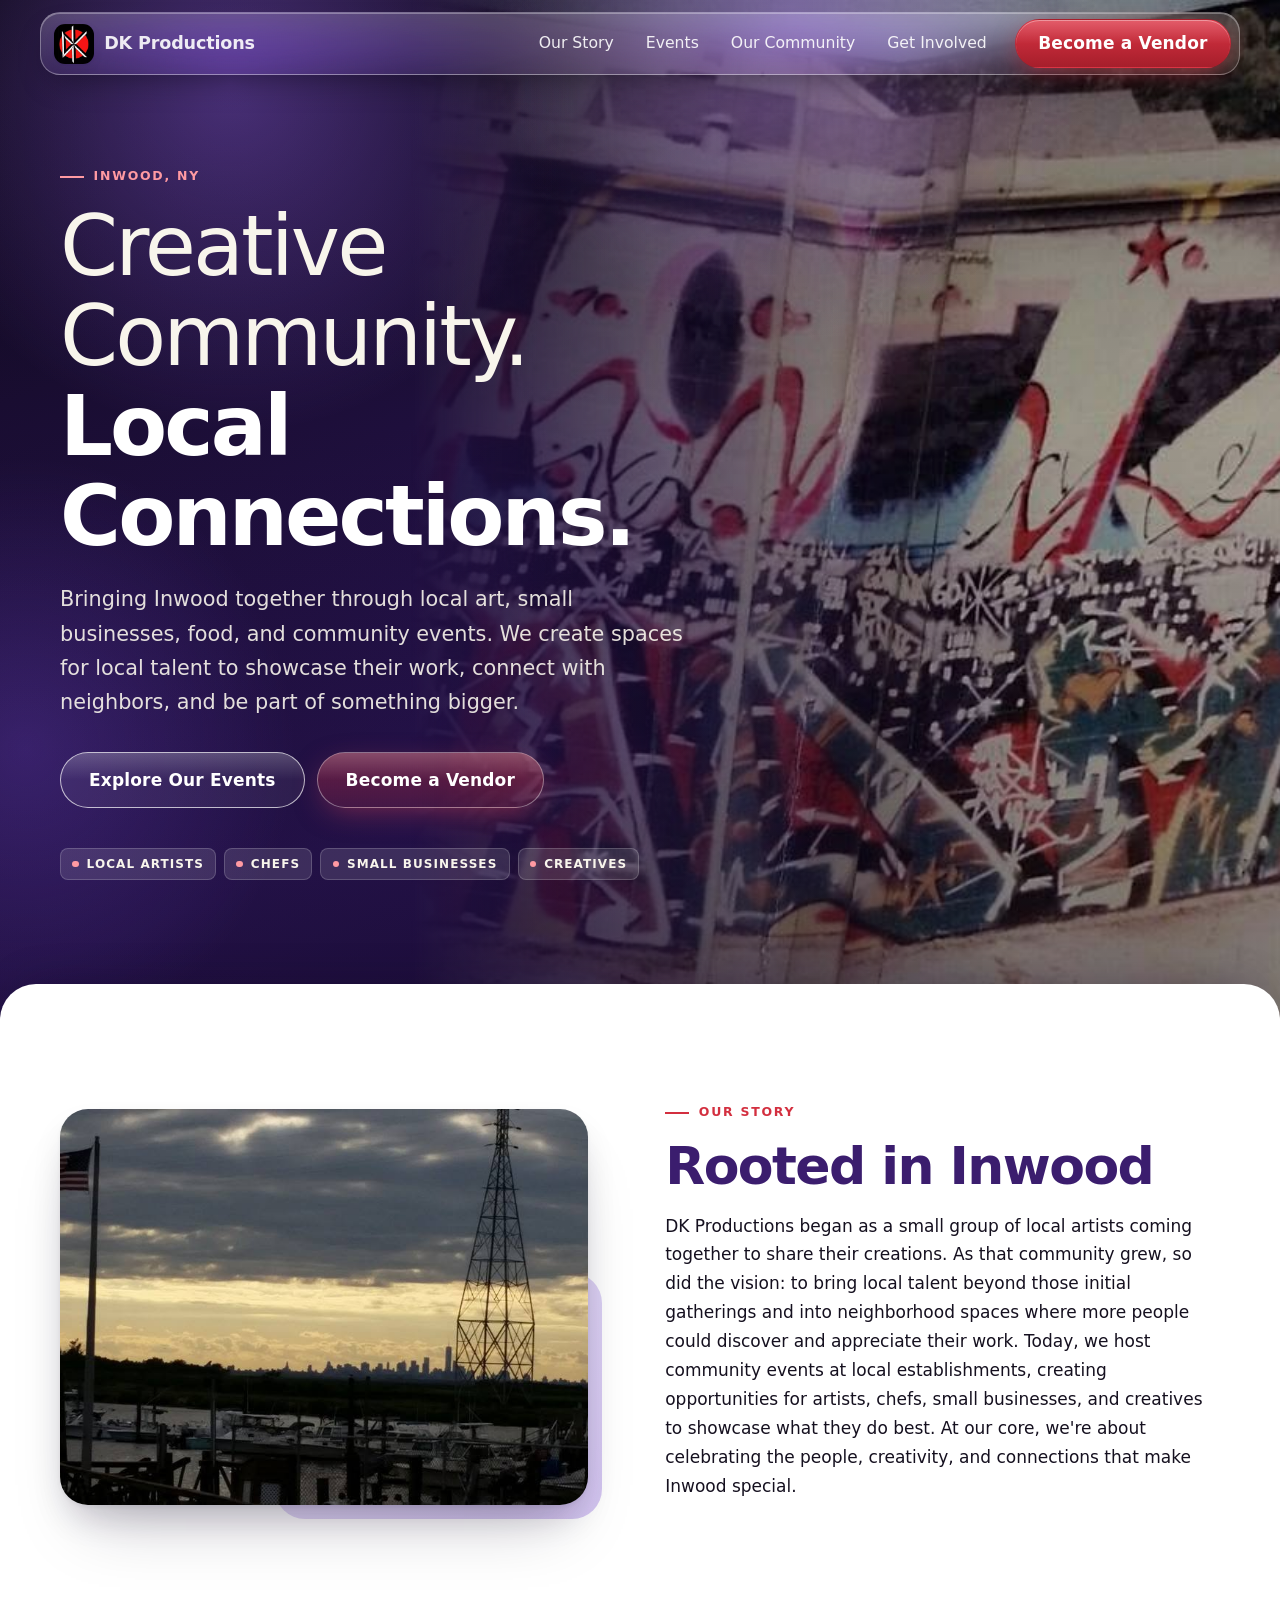
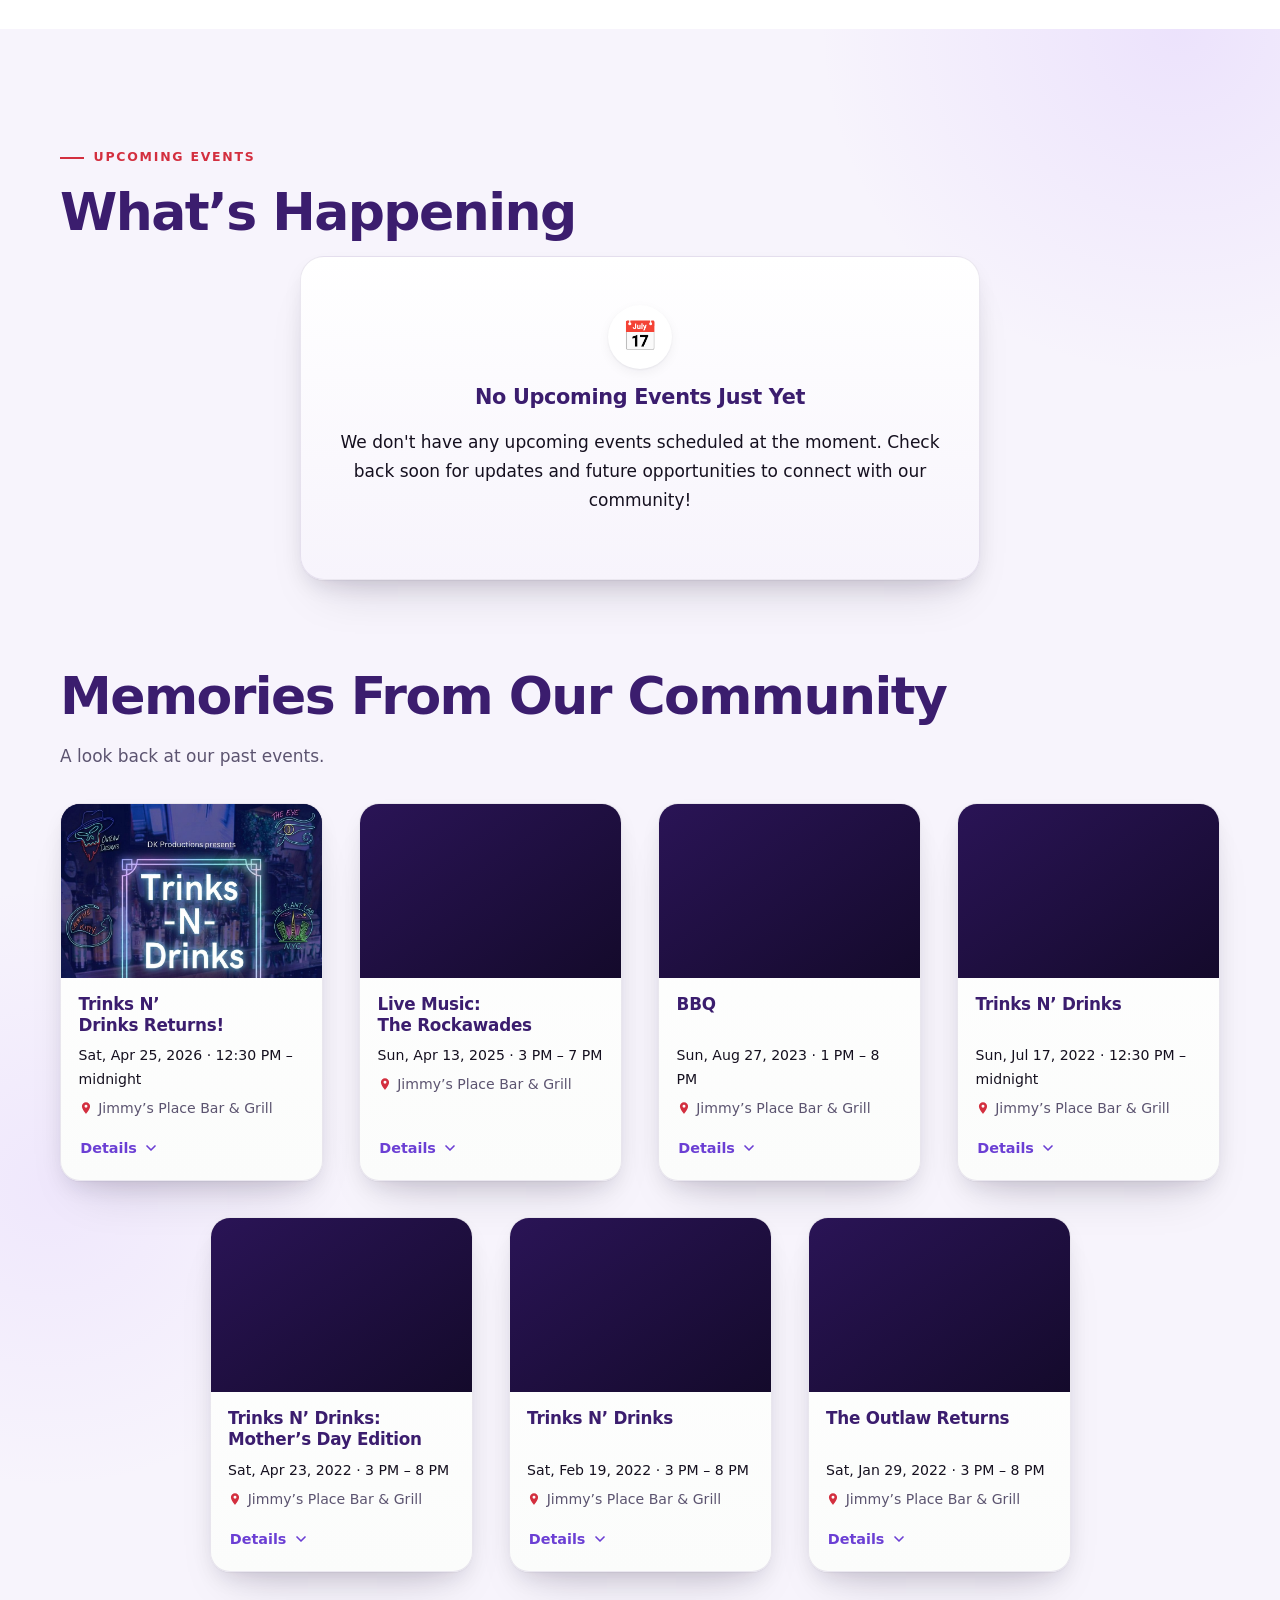
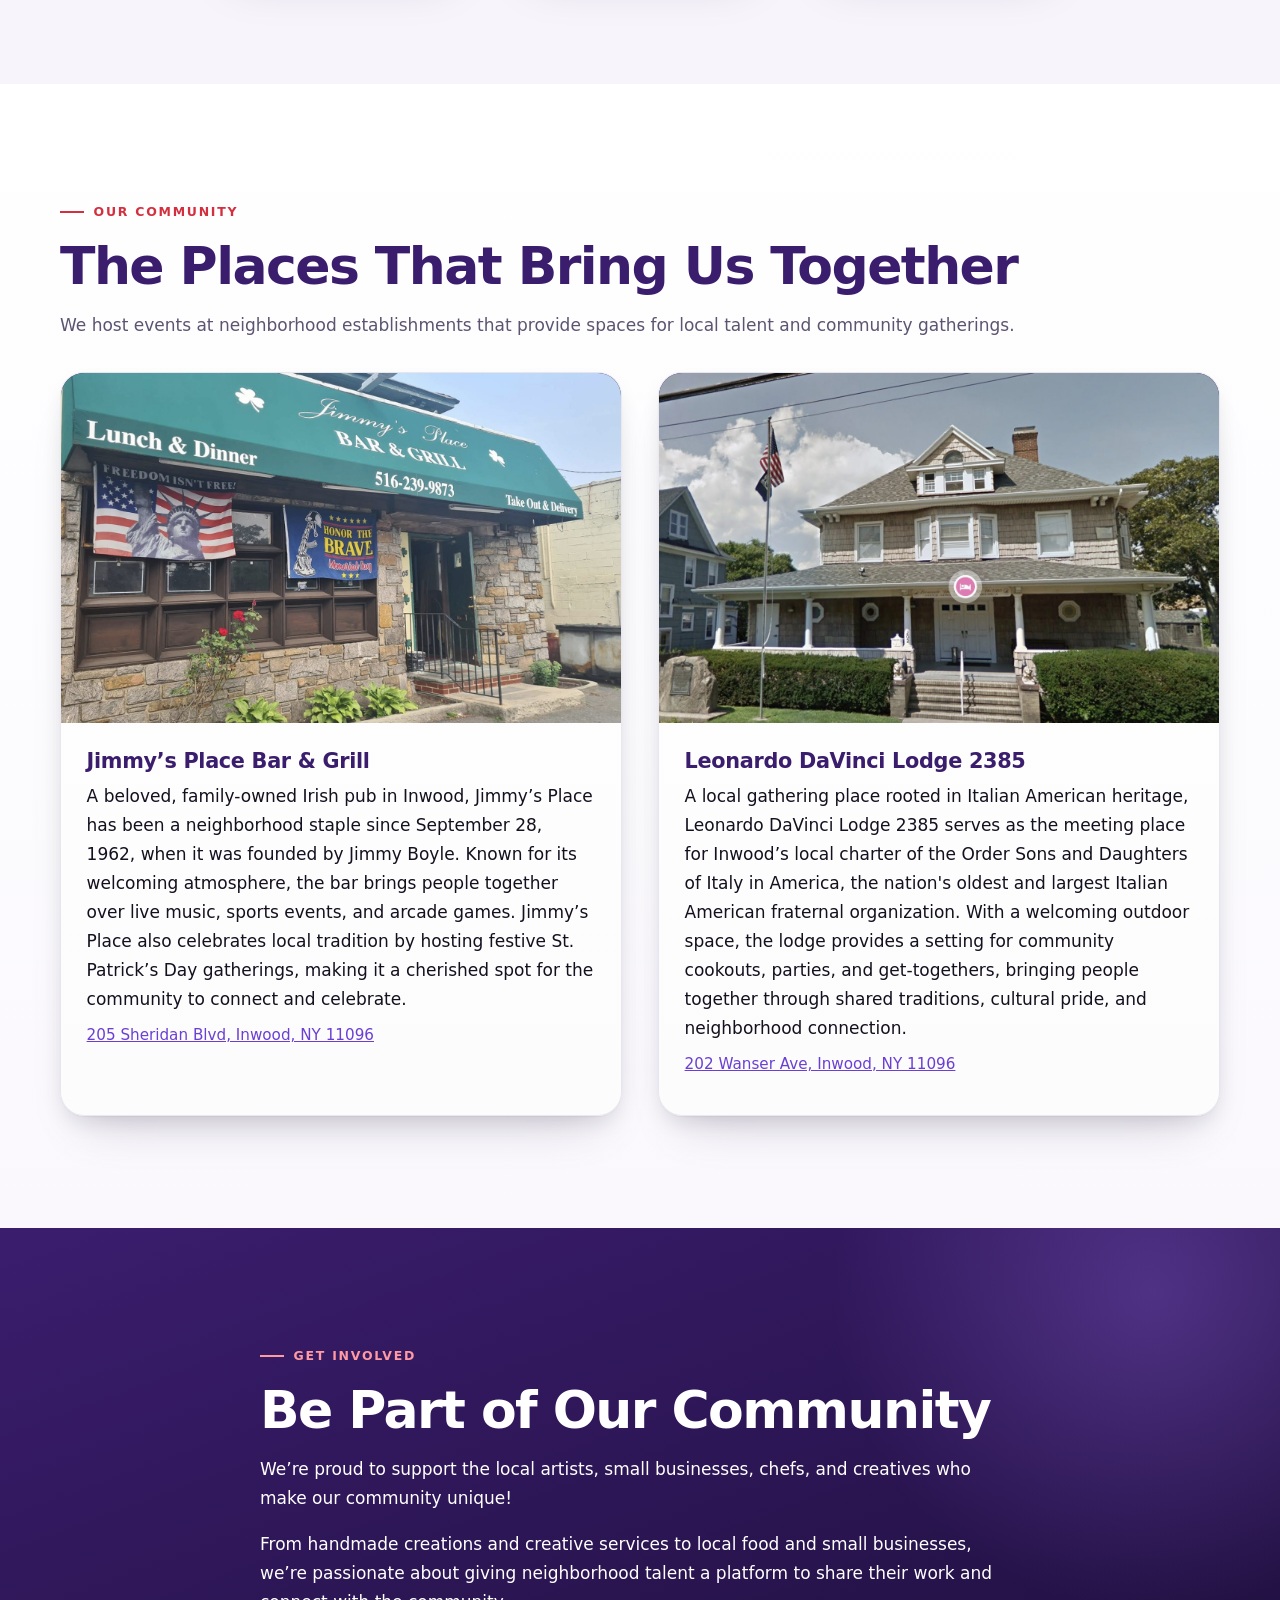
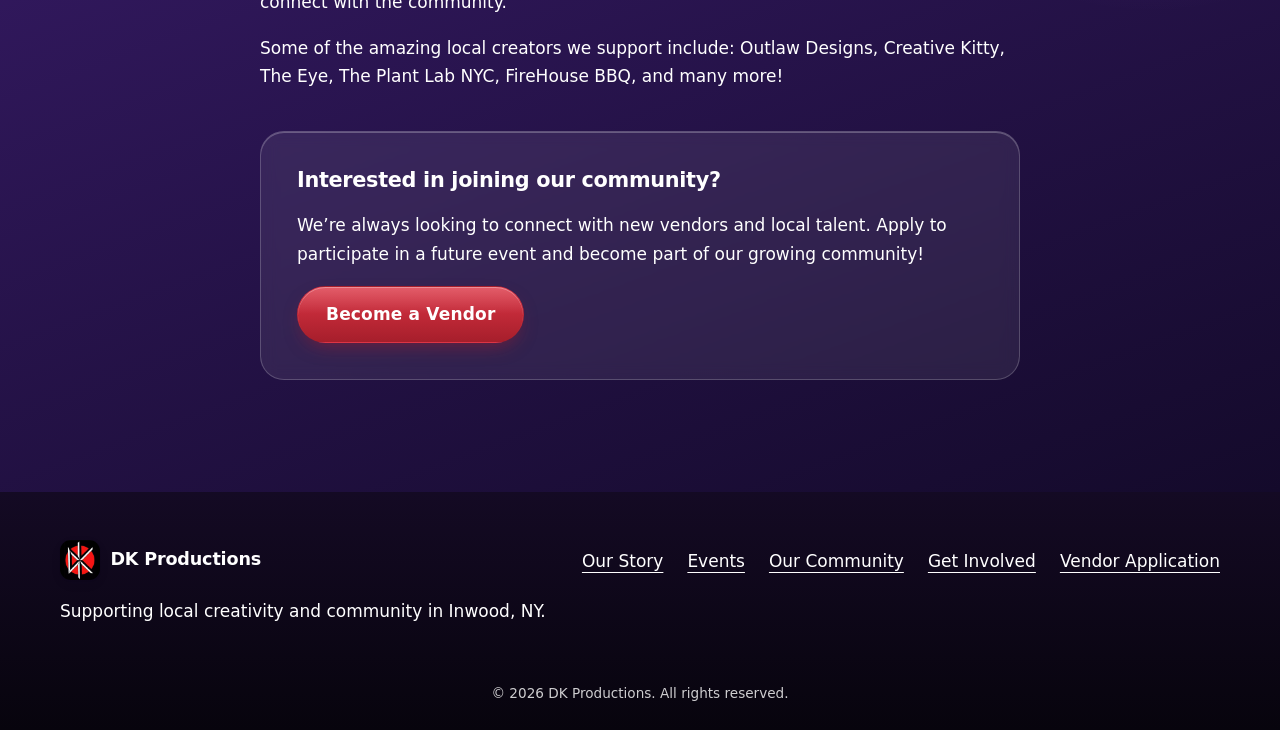
<file: index.html>
<!DOCTYPE html>
<html lang="en">
<head>
<meta charset="utf-8">
<meta name="viewport" content="width=device-width, initial-scale=1">
<meta name="theme-color" content="#FFFFFF">
<title>DK Productions | Creative Community in Inwood, NY</title>
<meta name="description" content="DK Productions is a community-run organization in Inwood, NY amplifying local artists, chefs, small businesses, and creatives through neighborhood events.">
<meta property="og:type" content="website">
<meta property="og:title" content="DK Productions | Creative Community. Local Connections.">
<meta property="og:description" content="A community-run organization amplifying local artists, chefs, small businesses, and creatives in Inwood, NY.">
<!-- To add a social preview image, put it in assets/ and add:
<meta property="og:image" content="https://YOUR-SITE-URL/assets/og-image.jpg"> -->
<link rel="icon" type="image/png" href="assets/favicon.png">
<link rel="stylesheet" href="styles.css">
</head>
<body>
<a class="skip" href="#main">Skip to content</a>
<header class="site-header">
  <div class="wrap bar">
    <a class="wordmark" href="#top" aria-label="DK Productions, back to top"><img class="logo" src="assets/logo.jpg" alt="" width="40" height="40"><b>DK Productions</b></a>
    <button class="nav-toggle" aria-expanded="false" aria-controls="nav" aria-label="Toggle menu"><span></span><span></span><span></span></button>
    <nav id="nav" aria-label="Main">
      <a href="#story">Our Story</a>
      <a href="#events">Events</a>
      <a href="#community">Our Community</a>
      <a href="#involved">Get Involved</a>
      <a class="btn btn-accent vendor-link" href="https://forms.gle/YkTHpjZVdpcvs1mv6" target="_blank" rel="noopener noreferrer">Become a Vendor<span class="sr"> (opens vendor application form in a new tab)</span></a>
    </nav>
  </div>
</header>

<main id="main">
  <section class="hero" id="top">
    <div class="wrap hero-grid">
      <div>
        <p class="eyebrow">Inwood, NY</p>
        <h1>Creative Community. <em>Local Connections.</em></h1>
        <p class="lead">Bringing Inwood together through local art, small businesses, food, and community events. We create spaces for local talent to showcase their work, connect with neighbors, and be part of something bigger.</p>
        <div class="cta">
          <a class="btn btn-primary" href="#events">Explore Our Events</a>
          <a class="btn btn-outline vendor-link" href="https://forms.gle/YkTHpjZVdpcvs1mv6" target="_blank" rel="noopener noreferrer">Become a Vendor<span class="sr"> (opens in a new tab)</span></a>
        </div>
        <ul class="chips" aria-label="Who we support"><li>Local artists</li><li>Chefs</li><li>Small businesses</li><li>Creatives</li></ul>
      </div>
    </div>
  </section>

  <section class="section" id="story">
    <div class="wrap story-grid">
      <figure class="story-photo">
          <img src="assets/inwood.jpg" alt="Waterfront view of Inwood, NY" width="960" height="540" loading="lazy">
      </figure>
      <div>
        <p class="eyebrow">Our Story</p>
        <h2>Rooted in <em>Inwood</em></h2>
        <p>DK Productions began as a small group of local artists coming together to share their creations. As that community grew, so did the vision: to bring local talent beyond those initial gatherings and into neighborhood spaces where more people could discover and appreciate their work. Today, we host community events at local establishments, creating opportunities for artists, chefs, small businesses, and creatives to showcase what they do best. At our core, we're about celebrating the people, creativity, and connections that make Inwood special.</p>
      </div>
    </div>
  </section>

  <section class="section alt" id="events">
    <div class="wrap">
      <p class="eyebrow">Upcoming Events</p>
      <h2>What’s <em>Happening</em></h2>
      <div id="upcoming"></div>

      <h2 class="sub" id="past-heading">Memories From Our <em>Community</em></h2>
      <p class="muted">A look back at our past events.</p>
      <div class="grid" id="past" aria-labelledby="past-heading"></div>
    </div>
  </section>

  <section class="section" id="community">
    <div class="wrap">
      <p class="eyebrow">Our Community</p>
      <h2>The Places That <em>Bring Us Together</em></h2>
      <p class="muted">We host events at neighborhood establishments that provide spaces for local talent and community gatherings.</p>
      <div class="grid two" id="venues"></div>
    </div>
  </section>

  <section class="section involved" id="involved">
    <div class="wrap narrow">
      <p class="eyebrow">Get Involved</p>
      <h2>Be Part of Our <em>Community</em></h2>
      <p>We’re proud to support the local artists, small businesses, chefs, and creatives who make our community unique!</p>
      <p>From handmade creations and creative services to local food and small businesses, we’re passionate about giving neighborhood talent a platform to share their work and connect with the community.</p>
      <p>Some of the amazing local creators we support include: Outlaw Designs, Creative Kitty, The Eye, The Plant Lab NYC, FireHouse BBQ, and many more!</p>
      <div class="invite">
        <h3>Interested in joining our community?</h3>
        <p>We’re always looking to connect with new vendors and local talent. Apply to participate in a future event and become part of our growing community!</p>
        <a class="btn btn-accent vendor-link" href="https://forms.gle/YkTHpjZVdpcvs1mv6" target="_blank" rel="noopener noreferrer">Become a Vendor<span class="sr"> (opens vendor application form in a new tab)</span></a>
      </div>
    </div>
  </section>
</main>

<footer class="site-footer">
  <div class="wrap foot">
    <div>
      <a class="wordmark" href="#top"><img class="logo" src="assets/logo.jpg" alt="" width="40" height="40"><b>DK Productions</b></a>
      <p>Supporting local creativity and community in Inwood, NY.</p>
    </div>
    <nav aria-label="Footer">
      <a href="#story">Our Story</a>
      <a href="#events">Events</a>
      <a href="#community">Our Community</a>
      <a href="#involved">Get Involved</a>
      <a href="https://forms.gle/YkTHpjZVdpcvs1mv6" target="_blank" rel="noopener noreferrer">Vendor Application<span class="sr"> (opens in a new tab)</span></a>
    </nav>
  </div>
  <p class="copy">© <span id="year">2026</span> DK Productions. All rights reserved.</p>
  <!-- Social links: add only when real URLs are supplied. -->
</footer>
<dialog id="lightbox" aria-label="Poster viewer"><button class="close" type="button" aria-label="Close">×</button><img alt=""><p></p></dialog>
<script src="script.js"></script>
</body>
</html>
</file>
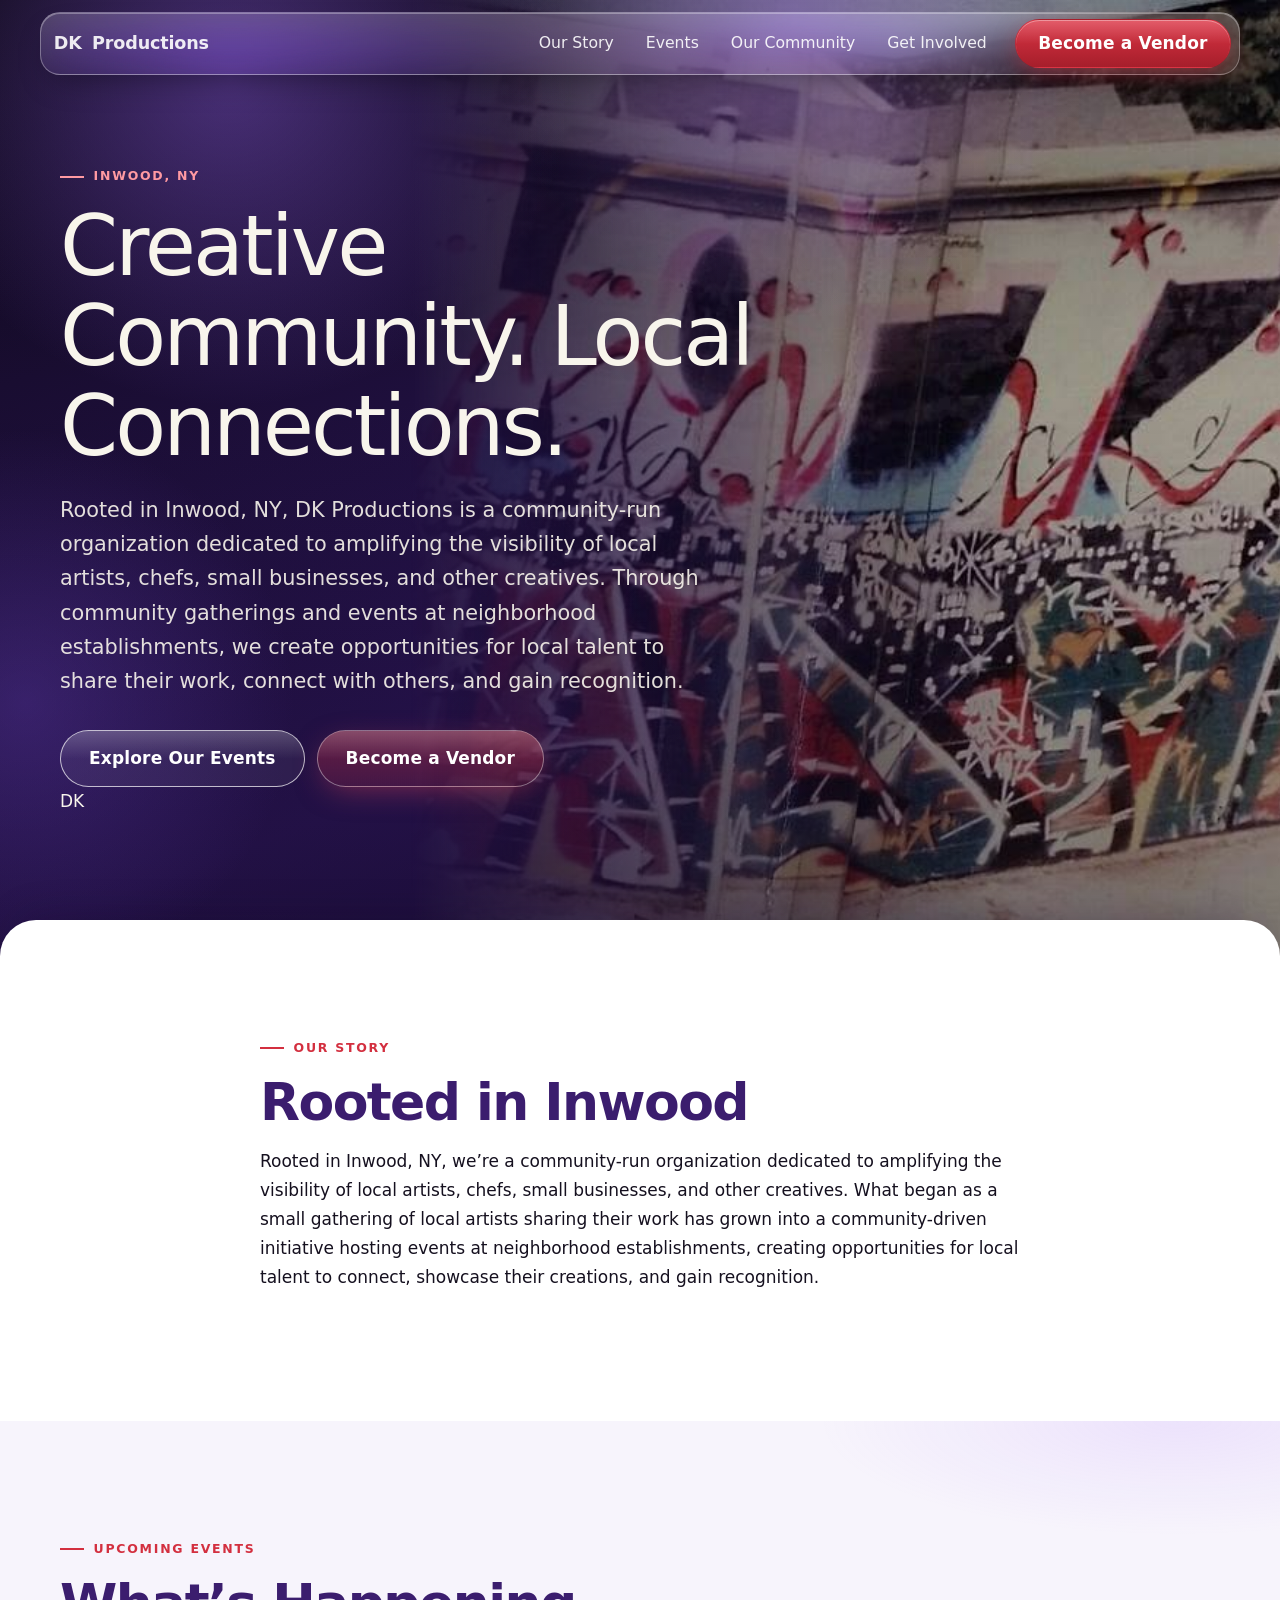
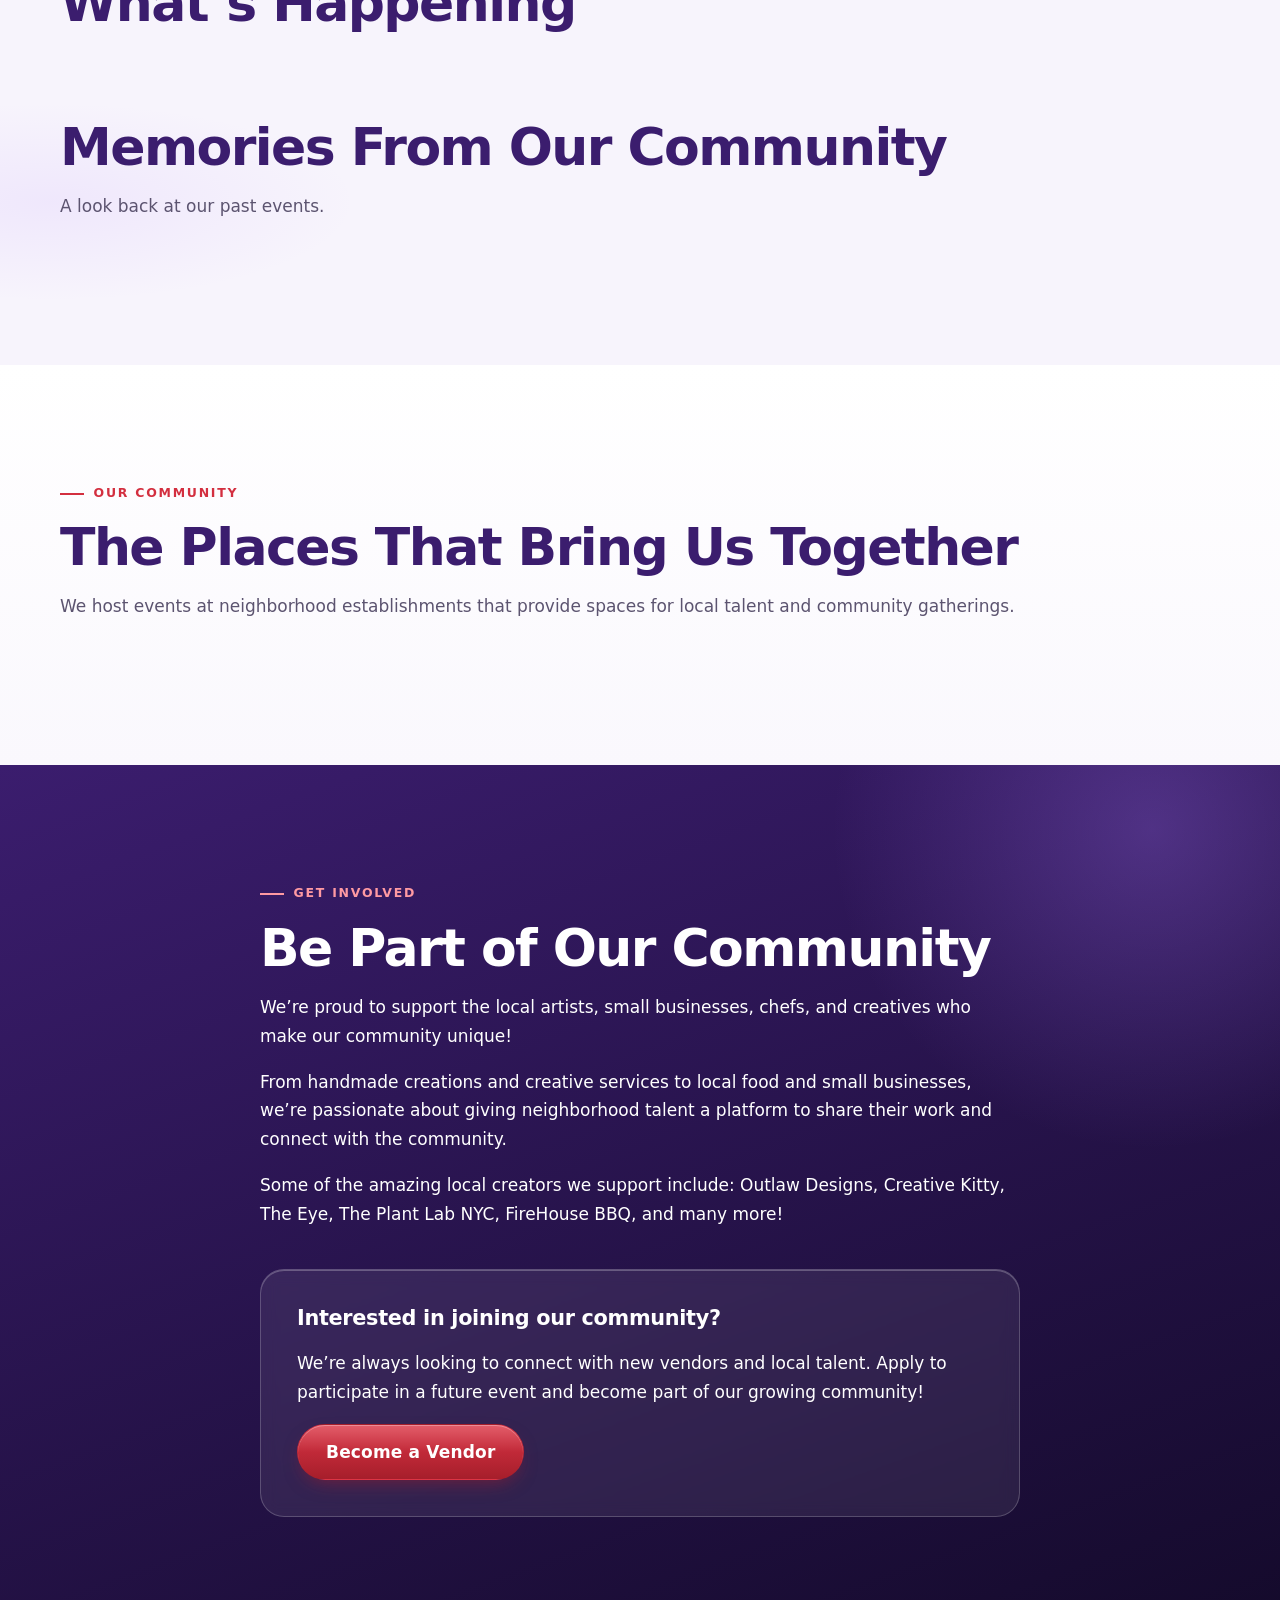
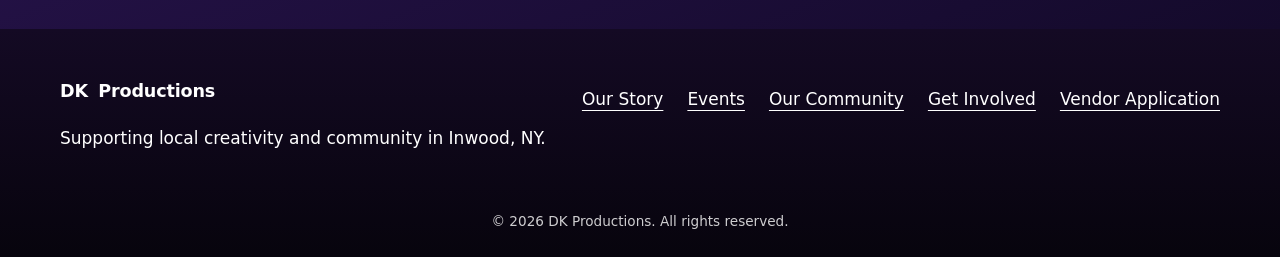
<file: index (6).html>
<!DOCTYPE html>
<html lang="en">
<head>
<meta charset="utf-8">
<meta name="viewport" content="width=device-width, initial-scale=1">
<title>DK Productions | Creative Community in Inwood, NY</title>
<meta name="description" content="DK Productions is a community-run organization in Inwood, NY amplifying local artists, chefs, small businesses, and creatives through neighborhood events.">
<meta property="og:type" content="website">
<meta property="og:title" content="DK Productions | Creative Community. Local Connections.">
<meta property="og:description" content="A community-run organization amplifying local artists, chefs, small businesses, and creatives in Inwood, NY.">
<!-- To add a social preview image, put it in assets/ and add:
<meta property="og:image" content="https://YOUR-SITE-URL/assets/og-image.jpg"> -->
<link rel="icon" href="data:image/svg+xml,%3Csvg xmlns='http://www.w3.org/2000/svg' viewBox='0 0 64 64'%3E%3Crect width='64' height='64' rx='14' fill='%23174C38'/%3E%3Ctext x='32' y='42' font-family='Georgia,serif' font-size='28' font-weight='700' fill='%23F8F5EC' text-anchor='middle'%3EDK%3C/text%3E%3C/svg%3E">
<link rel="stylesheet" href="styles.css">
</head>
<body>
<a class="skip" href="#main">Skip to content</a>
<header class="site-header">
  <div class="wrap bar">
    <a class="wordmark" href="#top" aria-label="DK Productions, back to top"><span>DK</span> Productions</a>
    <button class="nav-toggle" aria-expanded="false" aria-controls="nav" aria-label="Toggle menu"><span></span><span></span><span></span></button>
    <nav id="nav" aria-label="Main">
      <a href="#story">Our Story</a>
      <a href="#events">Events</a>
      <a href="#community">Our Community</a>
      <a href="#involved">Get Involved</a>
      <a class="btn btn-accent vendor-link" href="https://forms.gle/YkTHpjZVdpcvs1mv6" target="_blank" rel="noopener noreferrer">Become a Vendor<span class="sr"> (opens vendor application form in a new tab)</span></a>
    </nav>
  </div>
</header>

<main id="main">
  <section class="hero" id="top">
    <div class="wrap hero-grid">
      <div>
        <p class="eyebrow">Inwood, NY</p>
        <h1>Creative Community. Local Connections.</h1>
        <p class="lead">Rooted in Inwood, NY, DK Productions is a community-run organization dedicated to amplifying the visibility of local artists, chefs, small businesses, and other creatives. Through community gatherings and events at neighborhood establishments, we create opportunities for local talent to share their work, connect with others, and gain recognition.</p>
        <div class="cta">
          <a class="btn btn-primary" href="#events">Explore Our Events</a>
          <a class="btn btn-outline vendor-link" href="https://forms.gle/YkTHpjZVdpcvs1mv6" target="_blank" rel="noopener noreferrer">Become a Vendor<span class="sr"> (opens in a new tab)</span></a>
        </div>
      </div>
      <!-- HERO IMAGE: replace this block with <img src="assets/hero.jpg" alt="..."> when a real photo is available -->
      <div class="hero-art" aria-hidden="true"><span>DK</span></div>
    </div>
  </section>

  <section class="section" id="story">
    <div class="wrap narrow">
      <p class="eyebrow">Our Story</p>
      <h2>Rooted in Inwood</h2>
      <p>Rooted in Inwood, NY, we’re a community-run organization dedicated to amplifying the visibility of local artists, chefs, small businesses, and other creatives. What began as a small gathering of local artists sharing their work has grown into a community-driven initiative hosting events at neighborhood establishments, creating opportunities for local talent to connect, showcase their creations, and gain recognition.</p>
    </div>
  </section>

  <section class="section alt" id="events">
    <div class="wrap">
      <p class="eyebrow">Upcoming Events</p>
      <h2>What’s Happening</h2>
      <div id="upcoming"></div>

      <h2 class="sub" id="past-heading">Memories From Our Community</h2>
      <p class="muted">A look back at our past events.</p>
      <div class="grid" id="past" aria-labelledby="past-heading"></div>
    </div>
  </section>

  <section class="section" id="community">
    <div class="wrap">
      <p class="eyebrow">Our Community</p>
      <h2>The Places That Bring Us Together</h2>
      <p class="muted">We host events at neighborhood establishments that provide spaces for local talent and community gatherings.</p>
      <div class="grid two" id="venues"></div>
    </div>
  </section>

  <section class="section involved" id="involved">
    <div class="wrap narrow">
      <p class="eyebrow">Get Involved</p>
      <h2>Be Part of Our Community</h2>
      <p>We’re proud to support the local artists, small businesses, chefs, and creatives who make our community unique!</p>
      <p>From handmade creations and creative services to local food and small businesses, we’re passionate about giving neighborhood talent a platform to share their work and connect with the community.</p>
      <p>Some of the amazing local creators we support include: Outlaw Designs, Creative Kitty, The Eye, The Plant Lab NYC, FireHouse BBQ, and many more!</p>
      <div class="invite">
        <h3>Interested in joining our community?</h3>
        <p>We’re always looking to connect with new vendors and local talent. Apply to participate in a future event and become part of our growing community!</p>
        <a class="btn btn-accent vendor-link" href="https://forms.gle/YkTHpjZVdpcvs1mv6" target="_blank" rel="noopener noreferrer">Become a Vendor<span class="sr"> (opens vendor application form in a new tab)</span></a>
      </div>
    </div>
  </section>
</main>

<footer class="site-footer">
  <div class="wrap foot">
    <div>
      <a class="wordmark" href="#top"><span>DK</span> Productions</a>
      <p>Supporting local creativity and community in Inwood, NY.</p>
    </div>
    <nav aria-label="Footer">
      <a href="#story">Our Story</a>
      <a href="#events">Events</a>
      <a href="#community">Our Community</a>
      <a href="#involved">Get Involved</a>
      <a href="https://forms.gle/YkTHpjZVdpcvs1mv6" target="_blank" rel="noopener noreferrer">Vendor Application<span class="sr"> (opens in a new tab)</span></a>
    </nav>
  </div>
  <p class="copy">© <span id="year">2026</span> DK Productions. All rights reserved.</p>
  <!-- Social links: add only when real URLs are supplied. -->
</footer>
<script src="script.js"></script>
</body>
</html>
</file>
<file: styles.css>
:root{
  --forest:#3B1D6E; --forest-d:#140A2B; --emerald:#6B3FD4; --terracotta:#D32F3F;
  --cream:#F8F5EC; --sage:#E9E2F7; --mist:#F7F4FC; --ink:#15101F; --muted:#5C5470; --line:rgba(59,29,110,.1); --mint:#C9B2FF;
  --serif:Merriweather,Georgia,"Times New Roman",serif;
  --sans:Inter,system-ui,-apple-system,"Segoe UI",Roboto,Helvetica,Arial,sans-serif;
  --r:24px; --gap:clamp(1.25rem,3vw,2.25rem);
  --shadow-sm:0 1px 2px rgba(20,10,40,.06),0 4px 12px rgba(20,10,40,.05);
  --shadow:0 1px 1px rgba(20,10,40,.04),0 10px 24px -8px rgba(20,10,40,.14),0 28px 48px -24px rgba(20,10,40,.18);
  --shadow-hi:0 2px 4px rgba(20,10,40,.05),0 18px 36px -10px rgba(20,10,40,.2),0 40px 64px -28px rgba(20,10,40,.25);
  --gloss:inset 0 1px 0 rgba(255,255,255,.95);
}
*{box-sizing:border-box}
html{scroll-behavior:smooth;scroll-padding-top:5.5rem}
body{margin:0;background:#fff;color:var(--ink);font:1.0625rem/1.7 var(--sans);overflow-x:hidden;-webkit-font-smoothing:antialiased}
img{max-width:100%;height:auto;display:block}
a{color:var(--emerald)}
:focus-visible{outline:3px solid var(--terracotta);outline-offset:3px;border-radius:8px}
.hero :focus-visible,.involved :focus-visible,.site-footer :focus-visible{outline-color:#fff}
.wrap{width:min(1160px,100% - 2.5rem);margin-inline:auto}
.narrow{max-width:760px}
.sr{position:absolute;width:1px;height:1px;overflow:hidden;clip:rect(0 0 0 0);white-space:nowrap}
.skip{position:absolute;left:-999px;top:0;background:#fff;padding:.75rem 1rem;z-index:100;border-radius:0 0 12px 0}
.skip:focus{left:0}
h1,h2,h3{font-family:var(--sans);font-weight:800;letter-spacing:-.03em;line-height:1.08;color:var(--forest);margin:0 0 1rem;text-wrap:balance}
h1{font-size:clamp(2.5rem,7vw,5rem)} h2{font-size:clamp(2rem,5vw,3.25rem)} h3{font-size:1.3rem;letter-spacing:-.015em;line-height:1.25}
h2.sub{margin-top:clamp(3.5rem,8vw,5.5rem)}
em{font-family:var(--serif);font-style:italic;font-weight:700}
.eyebrow{display:inline-block;text-transform:uppercase;letter-spacing:.14em;font-size:.78rem;font-weight:700;color:var(--terracotta);margin:0 0 1rem}
.eyebrow::before{content:"";display:inline-block;width:1.5rem;height:2px;background:currentColor;margin-right:.6rem;vertical-align:middle}
.muted{color:var(--muted)}
.lead{font-size:clamp(1.1rem,2vw,1.3rem);line-height:1.65}

/* header: floating glass bar. Dark over the hero, white once you scroll past it. */
.site-header{--fg:rgba(255,255,255,.9);--hi:#fff;--bg:linear-gradient(180deg,rgba(255,255,255,.2),rgba(255,255,255,.07));--bd:rgba(255,255,255,.32);--panel:rgba(22,10,44,.95);--tbg:rgba(255,255,255,.14);position:fixed;inset:0 0 auto 0;z-index:50;padding:.75rem 0;pointer-events:none}
.site-header.on-light{--fg:var(--ink);--hi:var(--emerald);--bg:rgba(255,255,255,.86);--bd:rgba(59,29,110,.14);--panel:rgba(255,255,255,.97);--tbg:rgba(59,29,110,.08)}
.bar{pointer-events:auto;position:relative;display:flex;align-items:center;justify-content:space-between;gap:1rem;width:min(1200px,100% - 1.5rem);min-height:3.75rem;margin-inline:auto;padding:.4rem .5rem .4rem .8rem;border-radius:20px;border:1px solid var(--bd);background:var(--bg);-webkit-backdrop-filter:blur(18px) saturate(160%);backdrop-filter:blur(18px) saturate(160%);box-shadow:inset 0 1px 0 rgba(255,255,255,.3),0 14px 34px -14px rgba(0,0,0,.45);transition:background .35s,border-color .35s,box-shadow .35s}
.site-header.on-light .bar{box-shadow:0 12px 30px -16px rgba(20,10,40,.4)}
.wordmark{display:flex;align-items:center;gap:.65rem;text-decoration:none;font-weight:800;letter-spacing:-.01em;font-size:1.1rem}
.site-header .wordmark{color:var(--fg);transition:color .35s}
.logo{width:40px;height:40px;border-radius:11px;box-shadow:var(--shadow-sm);transition:transform .3s}
#nav{display:flex;align-items:center;gap:1.5rem}
#nav a:not(.btn){position:relative;display:inline-flex;align-items:center;min-height:44px;padding:0 .25rem;color:var(--fg);text-decoration:none;font-weight:500;font-size:.98rem;transition:color .25s}
#nav a:not(.btn)::after{content:"";position:absolute;left:.25rem;right:.25rem;bottom:.45rem;height:2px;border-radius:2px;background:var(--hi);transform:scaleX(0);transition:transform .25s}
#nav a:not(.btn)[aria-current="true"]{color:var(--hi)}
#nav a:not(.btn)[aria-current="true"]::after{transform:scaleX(1)}
#nav .btn{min-height:44px;padding:.55rem 1.4rem}
.site-header .btn-accent{box-shadow:inset 0 1px 0 rgba(255,255,255,.35),0 8px 24px -4px rgba(230,60,80,.55)}
.nav-toggle{display:none;background:none;border:0;width:48px;height:48px;cursor:pointer;padding:12px;border-radius:14px;transition:background .2s}
.nav-toggle span{display:block;height:3px;background:var(--fg);margin:5px 0;border-radius:2px;transition:transform .25s,opacity .2s,background .35s}
.nav-toggle[aria-expanded="true"] span:nth-child(1){transform:translateY(8px) rotate(45deg)}
.nav-toggle[aria-expanded="true"] span:nth-child(2){opacity:0}
.nav-toggle[aria-expanded="true"] span:nth-child(3){transform:translateY(-8px) rotate(-45deg)}

/* glossy buttons */
.btn{position:relative;overflow:hidden;display:inline-flex;align-items:center;justify-content:center;min-height:48px;padding:.8rem 1.75rem;border-radius:999px;font-weight:700;letter-spacing:.01em;text-decoration:none;text-align:center;border:1px solid transparent;cursor:pointer;touch-action:manipulation;-webkit-tap-highlight-color:transparent;transition:transform .2s,box-shadow .25s,filter .25s,background .25s,color .25s}
.btn::before{content:"";position:absolute;inset:0 0 50% 0;background:linear-gradient(180deg,rgba(255,255,255,.2),rgba(255,255,255,0));pointer-events:none}
.btn-primary{color:#fff;background:linear-gradient(180deg,#7C4DE0,#5A2FB5);box-shadow:inset 0 1px 0 rgba(255,255,255,.35),0 8px 18px -6px rgba(90,47,181,.6)}
.btn-accent{color:#fff;background:linear-gradient(180deg,#DC3545,#A61E2B);box-shadow:inset 0 1px 0 rgba(255,255,255,.3),0 8px 18px -6px rgba(166,30,43,.55)}
.btn-outline{color:var(--forest);background:#fff;border-color:rgba(59,29,110,.22);box-shadow:var(--shadow-sm)}
.btn:active{transform:scale(.96) translateY(0)!important;filter:brightness(.95);box-shadow:inset 0 2px 6px rgba(0,0,0,.25)}
@media (hover:hover){
  .btn:hover{transform:translateY(-2px);filter:brightness(1.07)}
  .btn-primary:hover{box-shadow:inset 0 1px 0 rgba(255,255,255,.4),0 14px 26px -8px rgba(90,47,181,.7)}
  .btn-accent:hover{box-shadow:inset 0 1px 0 rgba(255,255,255,.35),0 14px 26px -8px rgba(166,30,43,.65)}
  .btn-outline:hover{border-color:var(--emerald);box-shadow:var(--shadow)}
  #nav a:not(.btn):hover{color:var(--hi)}#nav a:not(.btn):hover::after{transform:scaleX(1)}
  .wordmark:hover .logo{transform:rotate(-6deg) scale(1.06)}
  .nav-toggle:hover{background:var(--tbg)}
}
.ripple{position:absolute;border-radius:50%;background:rgba(255,255,255,.45);transform:scale(0);animation:rip .65s ease-out forwards;pointer-events:none}
.btn-outline .ripple,.hero .btn-primary .ripple{background:rgba(59,29,110,.2)}
@keyframes rip{to{transform:scale(4);opacity:0}}
.cta{display:flex;flex-wrap:wrap;gap:.75rem;margin-top:2rem}

/* hero: green base with soft glows; the photo fades in from the right */
.hero{position:relative;isolation:isolate;overflow:hidden;display:flex;align-items:center;min-height:min(100svh,880px);background:linear-gradient(160deg,#0D0817,#2A1456 65%,#1A0B3A);color:#F8F5EC;padding:clamp(7.5rem,16vw,10rem) 0 clamp(7rem,14vw,10rem)}
.hero::before{content:"";position:absolute;inset:0 0 0 auto;width:68%;z-index:-2;background:url("assets/hero.jpg") center/cover no-repeat;-webkit-mask-image:linear-gradient(90deg,transparent 0%,rgba(0,0,0,.5) 28%,#000 70%);mask-image:linear-gradient(90deg,transparent 0%,rgba(0,0,0,.5) 28%,#000 70%)}
.hero::after{content:"";position:absolute;inset:0;z-index:-1;pointer-events:none;background:radial-gradient(38% 48% at 18% 8%,rgba(150,100,240,.42),transparent 70%),radial-gradient(34% 44% at 62% 2%,rgba(180,130,255,.38),transparent 70%),radial-gradient(30% 40% at 2% 72%,rgba(110,70,200,.32),transparent 70%),linear-gradient(180deg,rgba(13,8,23,.25),rgba(13,8,23,.0) 40%,rgba(13,8,23,.35))}
.hero-grid>div{max-width:50rem}
.hero h1{color:#F8F5EC;font-size:clamp(2.6rem,6.5vw,5.2rem);font-weight:400;letter-spacing:-.035em}
.hero h1 em{display:block;font-family:var(--sans);font-style:normal;font-weight:800;color:#fff}
.hero .lead{max-width:40rem;color:rgba(248,245,236,.9)}
.hero .eyebrow{color:#FF9AA2}
.hero .btn-primary,.hero .btn-outline{color:#fff;background:rgba(255,255,255,.06);border-color:rgba(255,255,255,.7);box-shadow:none}
.hero .btn-outline{background:linear-gradient(180deg,rgba(220,53,69,.38),rgba(220,53,69,.18));border-color:rgba(255,255,255,.4);box-shadow:0 8px 30px -8px rgba(230,70,90,.5)}
@media (hover:hover){
  .hero .btn-primary:hover{background:rgba(255,255,255,.16);border-color:#fff;box-shadow:0 0 30px rgba(255,255,255,.15)}
  .hero .btn-outline:hover{border-color:#fff;box-shadow:0 10px 36px -6px rgba(240,80,100,.65)}
}
.chips{list-style:none;display:flex;flex-wrap:wrap;gap:.4rem .5rem;padding:0;margin:2.5rem 0 0}
.chips li{display:inline-flex;align-items:center;gap:.5rem;background:rgba(255,255,255,.12);border:1px solid rgba(255,255,255,.18);border-radius:8px;padding:.3rem .7rem;font-size:.75rem;font-weight:600;letter-spacing:.09em;text-transform:uppercase;cursor:default}
.chips li::before{content:"";width:.4rem;height:.4rem;border-radius:50%;background:#FF9AA2}

/* sections: white first */
.section{padding:clamp(4rem,9vw,7rem) 0}
.alt{background:var(--mist)}
#story{position:relative;z-index:1;margin-top:-3.5rem;background:#fff;border-radius:36px 36px 0 0;box-shadow:0 -24px 40px -28px rgba(20,10,40,.35)}
.story-grid{display:grid;grid-template-columns:1fr 1.05fr;gap:clamp(2rem,6vw,5rem);align-items:center;isolation:isolate}
.story-photo{margin:0;position:relative}
.story-photo::before{content:"";position:absolute;right:-14px;bottom:-14px;width:62%;height:62%;background:linear-gradient(135deg,var(--sage),#D5C6F2);border-radius:30px;z-index:-1}
.story-photo img{width:100%;aspect-ratio:4/3;object-fit:cover;border-radius:28px;box-shadow:var(--shadow-hi)}

/* scroll reveal (added by script.js) */
.reveal{opacity:0;translate:0 22px;transition:opacity .6s ease var(--d,0s),translate .6s ease var(--d,0s)}
.reveal.in{opacity:1;translate:0 0}

/* panels */
.grid{display:grid;grid-template-columns:1fr;gap:var(--gap);margin-top:2rem;align-items:stretch}
.grid.two{grid-template-columns:repeat(auto-fit,minmax(min(320px,100%),1fr))}
.card{position:relative;background:linear-gradient(180deg,#fff,#FBFCFB);border:1px solid var(--line);border-radius:var(--r);box-shadow:var(--shadow),var(--gloss);overflow:hidden;display:flex;flex-direction:column;transition:transform .35s cubic-bezier(.2,.7,.2,1),box-shadow .35s,opacity .6s ease var(--d,0s),translate .6s ease var(--d,0s)}
.card::after{content:"";position:absolute;inset:0;background:linear-gradient(115deg,transparent 35%,rgba(255,255,255,.5) 50%,transparent 65%);transform:translateX(-120%);pointer-events:none}
.card:focus-within{box-shadow:0 0 0 3px var(--emerald),var(--shadow)}
@media (hover:hover){
  .card:hover{transform:translateY(-6px);box-shadow:var(--shadow-hi),var(--gloss)}
  .card:hover::after{transform:translateX(120%);transition:transform .9s ease}
  .card:hover .media img{transform:scale(1.04)}
  .zoom::after{opacity:0}.card:hover .zoom::after,.zoom:focus-visible::after{opacity:1}
}
.card .body{padding:clamp(1.15rem,3vw,1.6rem) clamp(1.15rem,3vw,1.6rem) 1.7rem;flex:1}
.card h3{margin-bottom:.5rem}
.card p{margin:.4rem 0}
.meta{font-size:.95rem;color:#463E58}
.meta strong{color:var(--forest)}
.meta a{display:inline-block;padding:.2rem 0}
.media{position:relative;overflow:hidden;background:linear-gradient(145deg,#2A1456,#140A2B)}
/* thumbnails share one frame; click a poster to see it whole */
.grid:not(.two) .media{aspect-ratio:3/2}
.grid.two .media{aspect-ratio:16/10}
.media>img,.media>.zoom{position:absolute;inset:0;width:100%;height:100%}
.media img{width:100%;height:100%;object-fit:contain;transition:transform .6s cubic-bezier(.2,.7,.2,1)}
.grid.two .media img,.grid:not(.two) .media img{object-fit:cover}
.grid:not(.two) .media img{object-position:center top}
.media.ph{display:grid;place-items:center;color:rgba(255,255,255,.35);font:800 3rem var(--sans)}
.zoom{display:block;padding:0;border:0;background:none;cursor:zoom-in}
.zoom::after{content:"⤢";position:absolute;right:.75rem;top:.75rem;width:2.5rem;height:2.5rem;display:grid;place-items:center;border-radius:50%;background:rgba(255,255,255,.92);color:var(--forest);font-size:1.15rem;box-shadow:var(--shadow-sm);transition:opacity .25s}
.empty{max-width:680px;margin-inline:auto;text-align:center;background:linear-gradient(180deg,#fff,var(--mist));border:1px solid var(--line);border-radius:var(--r);box-shadow:var(--shadow),var(--gloss);padding:clamp(1.75rem,5vw,3rem) clamp(1.25rem,4vw,2rem)}
.empty .cal{width:4rem;height:4rem;margin:0 auto 1rem;display:grid;place-items:center;font-size:1.8rem;background:#fff;border-radius:50%;box-shadow:var(--shadow-sm)}

/* get involved */
.involved{position:relative;isolation:isolate;overflow:hidden;background:linear-gradient(160deg,#3B1D6E,#140A2B);color:#fff}
.involved::before{content:"";position:absolute;z-index:-1;width:40rem;height:40rem;right:-12rem;top:-16rem;background:radial-gradient(closest-side,rgba(170,120,255,.28),transparent)}
.involved h2,.involved h3{color:#fff}
.involved .eyebrow{color:#FF9AA2}
.involved .invite{background:rgba(255,255,255,.08);border:1px solid rgba(255,255,255,.2);border-radius:var(--r);box-shadow:inset 0 1px 0 rgba(255,255,255,.25);-webkit-backdrop-filter:blur(8px);backdrop-filter:blur(8px);padding:clamp(1.4rem,4vw,2.25rem);margin-top:2.5rem}

/* lightbox */
dialog{border:0;padding:0;background:transparent;max-width:min(94vw,920px);max-height:94vh;overflow:visible;color:#fff;text-align:center}
dialog[open]{animation:pop .25s ease}
@keyframes pop{from{opacity:0;transform:scale(.96)}}
dialog::backdrop{background:rgba(12,6,24,.82);-webkit-backdrop-filter:blur(6px);backdrop-filter:blur(6px)}
dialog img{max-height:82vh;width:auto;margin:0 auto;border-radius:14px;box-shadow:0 30px 60px -20px rgba(0,0,0,.6)}
dialog p{margin:.75rem 0 0;font-size:.95rem}
.close{position:absolute;top:.6rem;right:.6rem;width:48px;height:48px;border-radius:50%;border:0;background:#fff;color:var(--forest);font-size:1.6rem;line-height:1;cursor:pointer;box-shadow:var(--shadow-sm);transition:transform .2s}
.close:hover{transform:scale(1.08)}.close:active{transform:scale(.94)}

/* footer */
.site-footer{background:linear-gradient(180deg,#140A24,#07040D);color:#fff;padding:3rem 0 1.5rem}
.site-footer a{color:#fff}
.site-footer .wordmark{color:#fff}
.foot{display:flex;flex-wrap:wrap;justify-content:space-between;gap:1.5rem}
.foot nav{display:flex;flex-wrap:wrap;gap:.25rem 1.5rem;align-items:flex-start}
.foot nav a{display:inline-flex;align-items:center;min-height:44px;text-underline-offset:5px}
.copy{text-align:center;font-size:.85rem;opacity:.8;margin:2.5rem 0 0}

/* symmetric grid: 4 per row desktop, 3 laptop, 2 tablet, 1 phone; a short last row stays centered */
.grid:not(.two){display:flex;flex-wrap:wrap;justify-content:center}
.grid:not(.two)>.card{flex:0 0 100%;min-width:0}
@media (min-width:560px){.grid:not(.two)>.card{flex-basis:calc((100% - var(--gap))/2)}}
@media (min-width:900px){.grid:not(.two)>.card{flex-basis:calc((100% - 2*var(--gap))/3)}}
@media (min-width:1120px){.grid:not(.two)>.card{flex-basis:calc((100% - 3*var(--gap))/4)}}
@media (min-width:640px){.grid.two{grid-auto-rows:1fr}}

/* compact event cards: details open on demand */
.event{border-radius:20px}
.event .body{display:flex;flex-direction:column;padding:1rem 1.1rem .8rem}
.event h3{font-size:1.05rem;min-height:2.5em;margin-bottom:.4rem}
.event .meta{font-size:.88rem;margin:.15rem 0}
.event .when{color:var(--ink);font-weight:500}
.event .place{display:flex;align-items:flex-start;gap:.35rem;color:var(--muted)}
.event .place svg{flex:none;margin-top:.3em;color:var(--terracotta)}
.more-btn{margin-top:auto;align-self:flex-start;display:inline-flex;align-items:center;gap:.4rem;min-height:44px;padding:.35rem .1rem 0;background:none;border:0;color:var(--emerald);font:700 .9rem var(--sans);cursor:pointer;transition:color .2s,transform .15s}
.more-btn svg{transition:transform .3s}
.more-btn[aria-expanded="true"] svg{transform:rotate(180deg)}
.more-btn:active{transform:scale(.95)}
@media (hover:hover){.more-btn:hover{color:var(--forest)}}
.more{display:grid;grid-template-rows:0fr;transition:grid-template-rows .3s ease}
.more.open{grid-template-rows:1fr}
.more-in{overflow:hidden;min-height:0;visibility:hidden;transition:visibility .3s}
.more.open .more-in{visibility:visible}
.more-in>:first-child{border-top:1px solid var(--line);padding-top:.7rem;margin-top:.1rem}
.more-in p{font-size:.9rem}

@media (max-width:960px){
  .nav-toggle{display:block}
  #nav{display:none;position:absolute;top:calc(100% + .5rem);left:0;right:0;flex-direction:column;align-items:stretch;gap:.25rem;padding:1rem 1.1rem 1.25rem;border-radius:20px;background:var(--panel);border:1px solid var(--bd);-webkit-backdrop-filter:blur(18px);backdrop-filter:blur(18px);box-shadow:0 24px 40px -20px rgba(0,0,0,.45);max-height:calc(100vh - 6rem);overflow:auto}
  #nav.open{display:flex}
  #nav .btn{margin-top:.5rem}
}
@media (max-width:820px){
  .hero{min-height:auto}
  .hero::before{width:100%;-webkit-mask-image:linear-gradient(180deg,rgba(0,0,0,.3),rgba(0,0,0,.6));mask-image:linear-gradient(180deg,rgba(0,0,0,.3),rgba(0,0,0,.6))}
}
@media (max-width:820px){.story-grid{grid-template-columns:1fr}#story{margin-top:-2.5rem;border-radius:28px 28px 0 0}}
@media (max-width:520px){.cta .btn,.invite .btn{flex:1 1 100%}}
@media (forced-colors:active){.btn,.card,.empty,.invite{border:2px solid CanvasText}}
@media (prefers-reduced-motion:reduce){html{scroll-behavior:auto}*,*::before,*::after{transition:none!important;animation:none!important}.reveal{opacity:1;translate:none}.btn:hover,.card:hover,.card:hover .media img{transform:none}}

/* last word in section titles: same weight as the rest of the title */
h2 em,h3 em{font:inherit;letter-spacing:inherit;color:inherit}
/* light sections: white with a faint mint wash */
#community{background:linear-gradient(180deg,#fff,#FAF8FD)}
.alt::before{content:"";position:absolute;z-index:-1;inset:0;pointer-events:none;background:radial-gradient(40% 30% at 92% 0%,rgba(170,120,255,.14),transparent 70%),radial-gradient(34% 26% at 4% 70%,rgba(170,120,255,.1),transparent 70%)}
.alt{position:relative;isolation:isolate;overflow:hidden}
</file>
